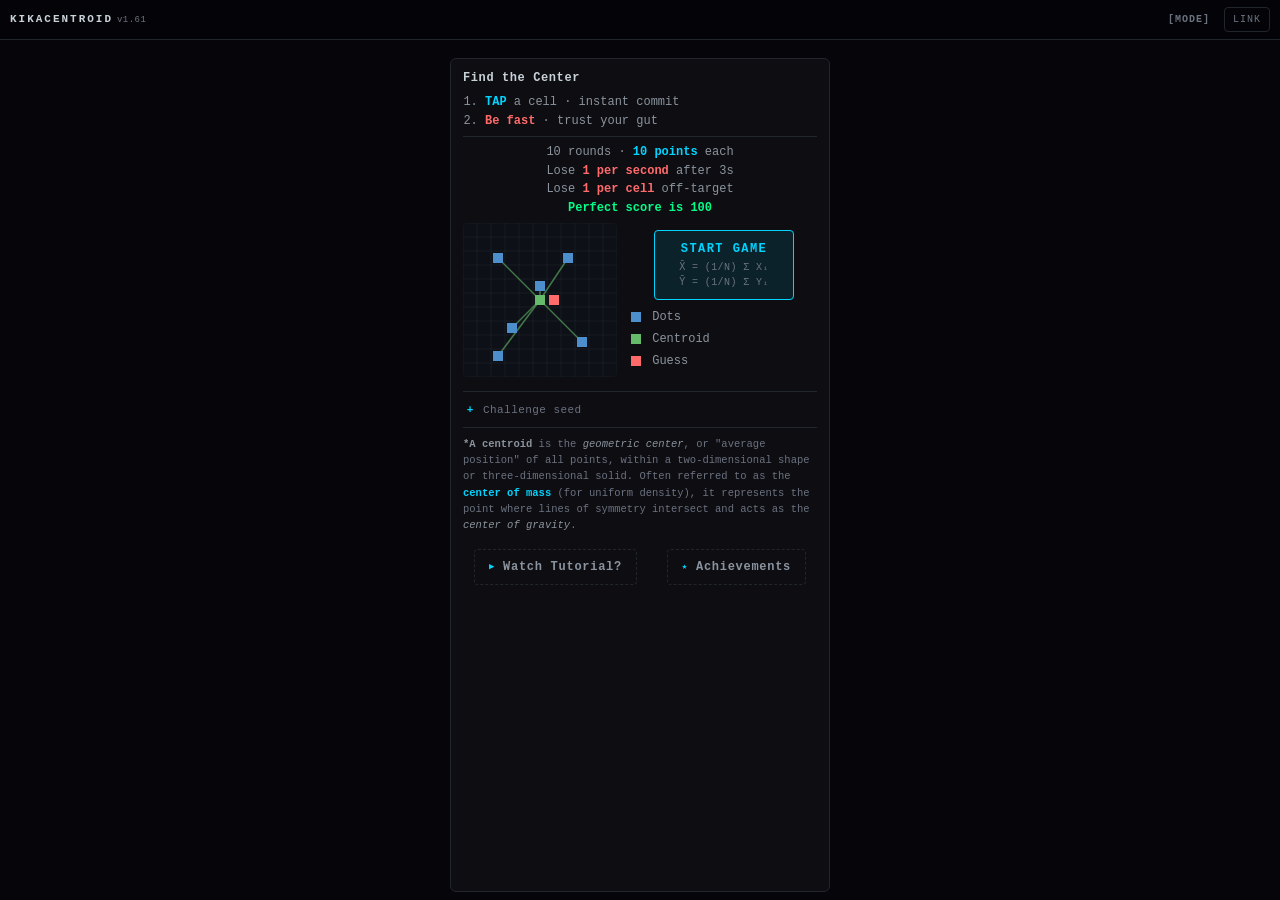
<file: index.html>
<!doctype html>
<html lang="en">
<head>
  <meta charset="utf-8">
  <meta name="viewport" content="width=device-width, initial-scale=1, maximum-scale=1, minimum-scale=1, user-scalable=no, viewport-fit=cover">
  <meta name="color-scheme" content="dark">
  <meta name="theme-color" content="#0d1117">
  <meta name="description" content="KikaCentroid — estimate the centroid of a dot cluster. 10 rounds, lowest score wins.">

  <title>KikaCentroid</title>

  <link rel="manifest" href="manifest.webmanifest">
  <link rel="icon" href="icons/favicon-32.png" sizes="32x32" type="image/png">
  <link rel="apple-touch-icon" href="icons/apple-touch-icon-180.png" sizes="180x180">

  <!-- iOS PWA tags -->
  <meta name="apple-mobile-web-app-capable" content="yes">
  <meta name="mobile-web-app-capable" content="yes">
  <meta name="apple-mobile-web-app-status-bar-style" content="black-translucent">
  <meta name="apple-mobile-web-app-title" content="KikaCentroid">

  <!-- Versioned query string busts the SW's StaleWhileRevalidate cache on
       version bumps. Each release uses a different URL → cache miss →
       network fetch → fresh CSS even if an old SW is still active. Bump
       this in lockstep with CACHE_VERSION in sw.js. -->
  <link rel="preload" as="style" href="styles.css?v=1.61">
  <link rel="stylesheet" href="styles.css?v=1.61">
</head>
<body>

  <header class="toolbar" role="banner">
    <span class="brand-row">
      <span class="brand" aria-label="KikaCentroid">KikaCentroid</span>
      <!-- Keep this in sync with CACHE_VERSION in sw.js -->
      <span id="app-version" class="version" aria-label="version">v1.61</span>
      <!-- Shown only when ?mode=tetro is active (toggled by JS). -->
      <span id="mode-badge" class="mode-badge" hidden>TETRO</span>
    </span>
    <div class="toolbar-spacer"></div>
    <button id="btn-install" type="button" class="tbtn" hidden>Install</button>
    <button id="mode-btn" type="button" class="tbtn-mode" aria-label="Select game mode">[MODE]</button>
    <button id="btn-link" type="button" class="tbtn" aria-label="Copy link">Link</button>
    <span id="hud-diff" class="hud" hidden></span>
    <span id="hud-timer-wrap" class="hud" hidden>
      <span id="hud-timer" class="hud-time">0:00</span>
    </span>
  </header>

  <p id="ios-install-hint" class="ios-hint" hidden>
    To install: tap <span aria-hidden="true">⎋</span> Share, then <strong>Add to Home Screen</strong>.
    <button id="ios-hint-close" type="button" class="ios-hint-close" aria-label="Dismiss">×</button>
  </p>

  <main class="board-wrap">
    <div class="card">

      <div class="title-block">
        <p id="subtitle" class="subtitle" hidden></p>
      </div>

      <div id="score-row" class="score-row" hidden>
        <div class="score">
          <div id="disp-total" class="score-num">0</div>
          <div class="score-label">Total</div>
        </div>
      </div>

      <div id="pregrid" class="pregrid" hidden>
        <div id="potential-dots" class="potential" aria-label="Potential points this round">
          <span class="pdot"></span><span class="pdot"></span><span class="pdot"></span><span class="pdot"></span><span class="pdot"></span><span class="pdot"></span><span class="pdot"></span><span class="pdot"></span><span class="pdot"></span><span class="pdot"></span>
        </div>
        <div id="halo" class="halo" aria-hidden="true"></div>
        <button id="btn-reset" type="button" class="reset-btn" aria-label="Reset game">RESET</button>
      </div>

      <div id="canvas-wrapper" class="canvas-wrap" hidden>
        <div class="canvas-frame">
          <canvas
            id="grid-canvas"
            aria-label="KikaCentroid game board: tap a cell to place your guess for the cluster centroid"
            role="img"
          ></canvas>
          <div id="streak-flash" class="streak-flash" hidden aria-live="polite"></div>
          <div id="pts-flash" class="pts-flash" hidden></div>
          <div id="countdown-overlay" class="countdown" hidden>
            <span id="countdown-text" class="countdown-text"></span>
          </div>
        </div>
      </div>

      <section id="idle-screen" class="idle">
        <div class="idle-title">Find the Center</div>
        <ol class="idle-steps">
          <li><strong class="hl-cyan">TAP</strong> a cell · instant commit</li>
          <li><strong class="hl-red">Be fast</strong> · trust your gut</li>
        </ol>
        <p class="idle-body idle-scoring">
          10 rounds · <strong class="hl-cyan">10 points</strong> each<br>
          Lose <strong class="hl-red">1 per second</strong> after 3s<br>
          Lose <strong class="hl-red">1 per cell</strong> off-target<br>
          <strong class="hl-green">Perfect score is 100</strong>
        </p>
        <div class="idle-legend">
          <canvas id="sample-canvas" aria-hidden="true"></canvas>
          <div class="legend-right">
            <button id="action-btn" type="button" class="action-btn idle-action-btn" aria-live="polite">
              <div id="btn-label" class="btn-label">START GAME</div>
              <div class="btn-sub">
                x̄ = (1/n) Σ xᵢ<br>
                ȳ = (1/n) Σ yᵢ
              </div>
            </button>
            <ul class="legend-list">
              <li><span class="dot dot-blue"></span> Dots</li>
              <li><span class="dot dot-green"></span> Centroid</li>
              <li><span class="dot dot-red"></span> Guess</li>
            </ul>
          </div>
        </div>
        <details id="seed-panel" class="seed-panel">
          <summary class="seed-summary">
            <span class="seed-summary-icon" aria-hidden="true"></span>
            <span class="seed-summary-label">Challenge seed</span>
          </summary>
          <div class="seed-body">
            <div id="seed-active" class="seed-active" hidden>
              <span class="seed-active-label">Active</span>
              <code id="seed-active-val" class="seed-active-val"></code>
              <span id="seed-active-meta" class="seed-active-meta"></span>
              <button id="seed-clear" type="button" class="seed-clear" aria-label="Clear seed">×</button>
            </div>
            <div class="seed-input-row">
              <input id="seed-input" type="text" class="seed-input"
                     placeholder="" autocomplete="off"
                     spellcheck="false" maxlength="16" aria-label="Seed">
              <button id="seed-use" type="button" class="seed-btn">Use</button>
              <button id="seed-random" type="button" class="seed-btn seed-btn-alt">Random</button>
            </div>
            <p id="seed-error" class="seed-error" hidden>
              Format: <code>xxx-yyy-NNN</code> (e.g. <code>aka-sop-921</code>)
            </p>
          </div>
        </details>

        <p class="idle-footnote">
          <strong>*A centroid</strong> is the <em>geometric center</em>, or "average position" of all points, within a two-dimensional shape or three-dimensional solid. Often referred to as the <strong class="hl-cyan">center of mass</strong> (for uniform density), it represents the point where lines of symmetry intersect and acts as the <em>center of gravity</em>.
        </p>

        <div class="idle-secondary-row">
          <button id="btn-tutorial" type="button" class="tutorial-btn">
            <span class="tutorial-btn-icon" aria-hidden="true">▶</span>
            Watch Tutorial?
          </button>
          <button id="btn-view-achievements-idle" type="button" class="tutorial-btn">
            <span class="tutorial-btn-icon" aria-hidden="true">★</span>
            Achievements
          </button>
        </div>
      </section>

      <p id="hint-text" class="hint" hidden></p>

    </div>
  </main>

  <div id="recap-modal" class="modal" hidden>
    <div class="modal-backdrop" data-close></div>
    <div class="modal-card" role="dialog" aria-labelledby="recap-title" aria-modal="true">
      <div id="unlock-banner" class="unlock-banner" hidden>
        <div class="unlock-text">
          <strong>Hard Mode Unlocked</strong>
          <div class="unlock-sub">Toggle it on from the start screen.</div>
        </div>
      </div>
      <header class="modal-header">
        <h2 id="recap-title" class="modal-title">Game Over</h2>
        <p id="recap-msg" class="modal-msg"></p>
      </header>

      <div class="recap-total-box">
        <div id="recap-total" class="recap-total"></div>
        <div class="score-label">Total Score</div>
      </div>

      <div id="recap-seed" class="recap-seed" hidden>
        <span class="recap-seed-label">Seed</span>
        <code id="recap-seed-val" class="recap-seed-val"></code>
        <span id="recap-seed-tag" class="recap-seed-tag"></span>
        <button id="btn-copy-challenge" type="button" class="recap-seed-copy">Copy Challenge Link</button>
      </div>

      <ul class="recap-stats">
        <li>Perfect: <strong id="recap-perfect" class="ok"></strong></li>
        <li>Avg score: <strong id="recap-avg"></strong></li>
        <li>Avg time: <strong id="recap-time"></strong>s</li>
      </ul>

      <div id="recap-rounds" class="recap-rounds"></div>

      <div class="hist-label">Score Distribution</div>
      <div id="recap-hist" class="recap-hist"></div>

      <div class="hist-label">Last 10 Runs</div>
      <p id="recap-history" class="recap-history" aria-label="Recent run scores"></p>

      <div class="hist-label">Achievements</div>
      <div id="recap-ach" class="recap-ach" aria-label="Achievement progress"></div>

      <div class="modal-actions modal-actions-stacked">
        <button id="btn-play-again" type="button" class="action-btn primary">Play Again</button>
        <button id="btn-view-achievements" type="button" class="action-btn">View Achievements</button>
        <button id="btn-share" type="button" class="action-btn">Share</button>
      </div>
    </div>
  </div>

  <div id="mode-modal" class="modal modal-stacked" hidden>
    <div class="modal-backdrop" data-close></div>
    <div class="modal-card mode-modal-card" role="dialog" aria-labelledby="mode-modal-title" aria-modal="true">
      <header class="ach-modal-header">
        <h3 id="mode-modal-title" class="ach-modal-title">Select Mode</h3>
        <button class="ach-modal-close" data-close type="button" aria-label="Close">×</button>
      </header>
      <div id="mode-radial" class="mode-radial mode-radial-grid">
        <button type="button" class="mode-option pos-tl" data-mode="normal">
          <span class="mode-name">Normal</span>
          <span class="mode-desc">Uniform random</span>
          <span class="mode-status"></span>
        </button>
        <button type="button" class="mode-option pos-tr" data-mode="blind">
          <span class="mode-name">Blind</span>
          <span class="mode-desc">Feel the center</span>
          <span class="mode-status"></span>
        </button>
        <button type="button" class="mode-option pos-bl" data-mode="tetro">
          <span class="mode-name">Tetro</span>
          <span class="mode-desc">Tetrominoes</span>
          <span class="mode-status"></span>
        </button>
        <button type="button" class="mode-option pos-br" data-mode="long_shot">
          <span class="mode-name">Long Shot</span>
          <span class="mode-desc">Skewed clusters</span>
          <span class="mode-status"></span>
        </button>
      </div>
    </div>
  </div>

  <div id="achievements-modal" class="modal modal-stacked" hidden>
    <div class="modal-backdrop" data-close></div>
    <div class="modal-card ach-modal-card" role="dialog" aria-labelledby="ach-modal-title" aria-modal="true">
      <header class="ach-modal-header">
        <h3 id="ach-modal-title" class="ach-modal-title">Achievements</h3>
        <span id="ach-modal-count" class="ach-modal-count" aria-label="Unlocked count"></span>
        <button class="ach-modal-close" data-close type="button" aria-label="Close">×</button>
      </header>
      <ul id="ach-modal-list" class="ach-modal-list"></ul>
      <div class="ach-modal-actions">
        <button type="button" class="seed-btn ach-modal-back" data-close>← Back</button>
      </div>
    </div>
  </div>

  <div id="tutorial-modal" class="modal" hidden>
    <div class="modal-backdrop" data-close></div>
    <div class="modal-card tutorial-card" role="dialog" aria-labelledby="tutorial-title" aria-modal="true">
      <header class="tutorial-header">
        <h3 id="tutorial-title" class="tutorial-title">Move dots · watch the centroid</h3>
        <button class="tutorial-close" data-close type="button" aria-label="Close">×</button>
      </header>
      <p class="tutorial-hint">
        Drag a dot — the <span class="hl-green">green centroid</span> follows.
      </p>
      <div class="tutorial-canvas-wrap">
        <canvas id="tutorial-canvas" aria-label="Tutorial canvas"></canvas>
      </div>
      <div class="tutorial-controls">
        <button id="tutorial-minus" type="button" class="tutorial-step" aria-label="Remove dot">−</button>
        <span class="tutorial-count-label">Dots: <strong id="tutorial-count">5</strong></span>
        <button id="tutorial-plus" type="button" class="tutorial-step" aria-label="Add dot">+</button>
      </div>
      <pre id="tutorial-math" class="tutorial-math"></pre>
      <div class="tutorial-actions">
        <button id="tutorial-demo" type="button" class="seed-btn seed-btn-alt">▶ Play Demo</button>
        <button id="tutorial-done" type="button" class="seed-btn" data-close>Got it</button>
      </div>
    </div>
  </div>

  <div id="run-modal" class="modal modal-stacked" hidden>
    <div class="modal-backdrop" data-close></div>
    <div class="modal-card modal-card-mini" role="dialog" aria-labelledby="run-modal-title" aria-modal="true">
      <header class="run-modal-header">
        <h3 id="run-modal-title" class="run-modal-title">Run details</h3>
        <button class="run-modal-close" data-close type="button" aria-label="Close">×</button>
      </header>
      <ul class="run-modal-rows">
        <li><span>Score</span><strong id="run-modal-score"></strong></li>
        <li><span>Mode</span><span id="run-modal-mode"></span></li>
        <li><span>When</span><span id="run-modal-when"></span></li>
        <li id="run-modal-seed-row" hidden><span>Seed</span><code id="run-modal-seed"></code></li>
        <li id="run-modal-tag-row" hidden><span>Type</span><span id="run-modal-tag" class="recap-seed-tag"></span></li>
      </ul>
      <div class="run-modal-actions">
        <button id="run-modal-copy" type="button" class="seed-btn" hidden>Copy Challenge Link</button>
        <button id="run-modal-replay" type="button" class="seed-btn seed-btn-alt" hidden>Use this seed</button>
      </div>
    </div>
  </div>

  <div id="perfect-overlay" class="perfect-overlay" role="status" aria-live="assertive" hidden>
    <div class="perfect-overlay-card">
      <p class="perfect-overlay-title">PERFECT!</p>
      <p class="perfect-overlay-sub">Flawless run · 100/100</p>
    </div>
  </div>

  <div id="blind-unlock-overlay" class="perfect-overlay blind-unlock-overlay" role="status" aria-live="assertive" hidden>
    <div class="perfect-overlay-card">
      <p class="perfect-overlay-title">BLIND MODE</p>
      <p class="perfect-overlay-sub">Unlocked · Feel the center</p>
    </div>
  </div>

  <div id="reset-overlay" class="reset-overlay" role="status" aria-live="assertive" hidden>
    <div class="reset-overlay-card">
      <p class="reset-overlay-title">RESET!</p>
      <p class="reset-overlay-sub">Focus more next time!</p>
    </div>
  </div>

  <div id="update-toast" class="toast" role="status" aria-live="polite" hidden>
    <span>New version available.</span>
    <button id="btn-refresh" type="button" class="toast-btn">Refresh</button>
    <button id="btn-toast-close" type="button" class="toast-close" aria-label="Dismiss">×</button>
  </div>

  <noscript>
    <div class="noscript">
      KikaCentroid needs JavaScript to run. Please enable it.
    </div>
  </noscript>

  <script type="module" src="game.js?v=1.61"></script>
</body>
</html>
</file>
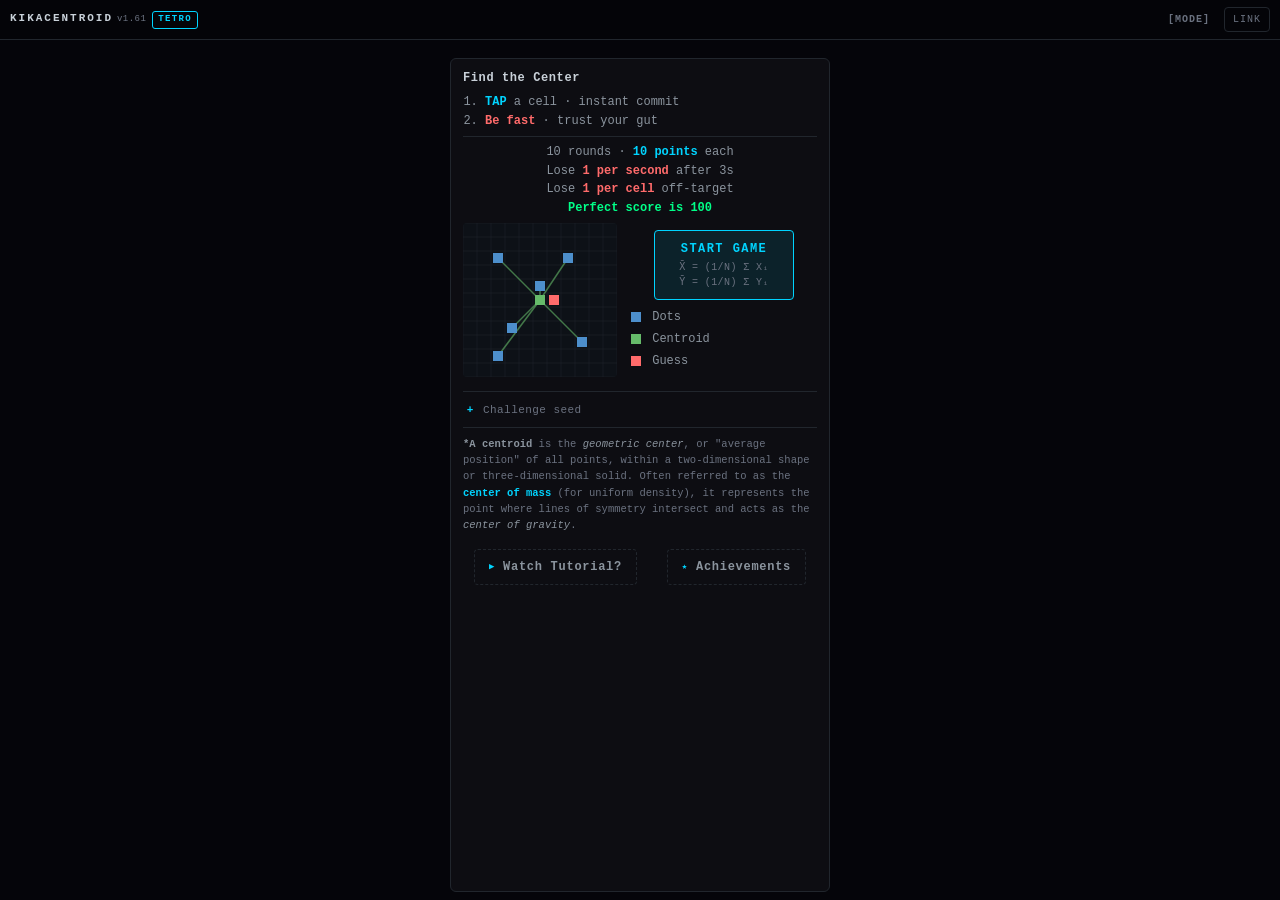
<file: tetro/index.html>
<!doctype html>
<html lang="en">
<head>
<meta charset="utf-8">
<title>KikaCentroid · Tetro</title>
<meta name="robots" content="noindex">
<meta name="viewport" content="width=device-width, initial-scale=1">
<script>
  // Hidden mode entry point. /tetro redirects to /?mode=tetro so the main
  // game.js can detect and enter tetro mode without maintaining a second
  // copy of index.html. The original /tetro URL stays as the shareable
  // entry; the user lands at /?mode=tetro after one redirect.
  var url = new URL('../', location.href);
  url.searchParams.set('mode', 'tetro');
  if (location.hash) url.hash = location.hash;
  location.replace(url.toString());
</script>
</head>
<body><noscript>Enable JavaScript to play KikaCentroid.</noscript></body>
</html>
</file>
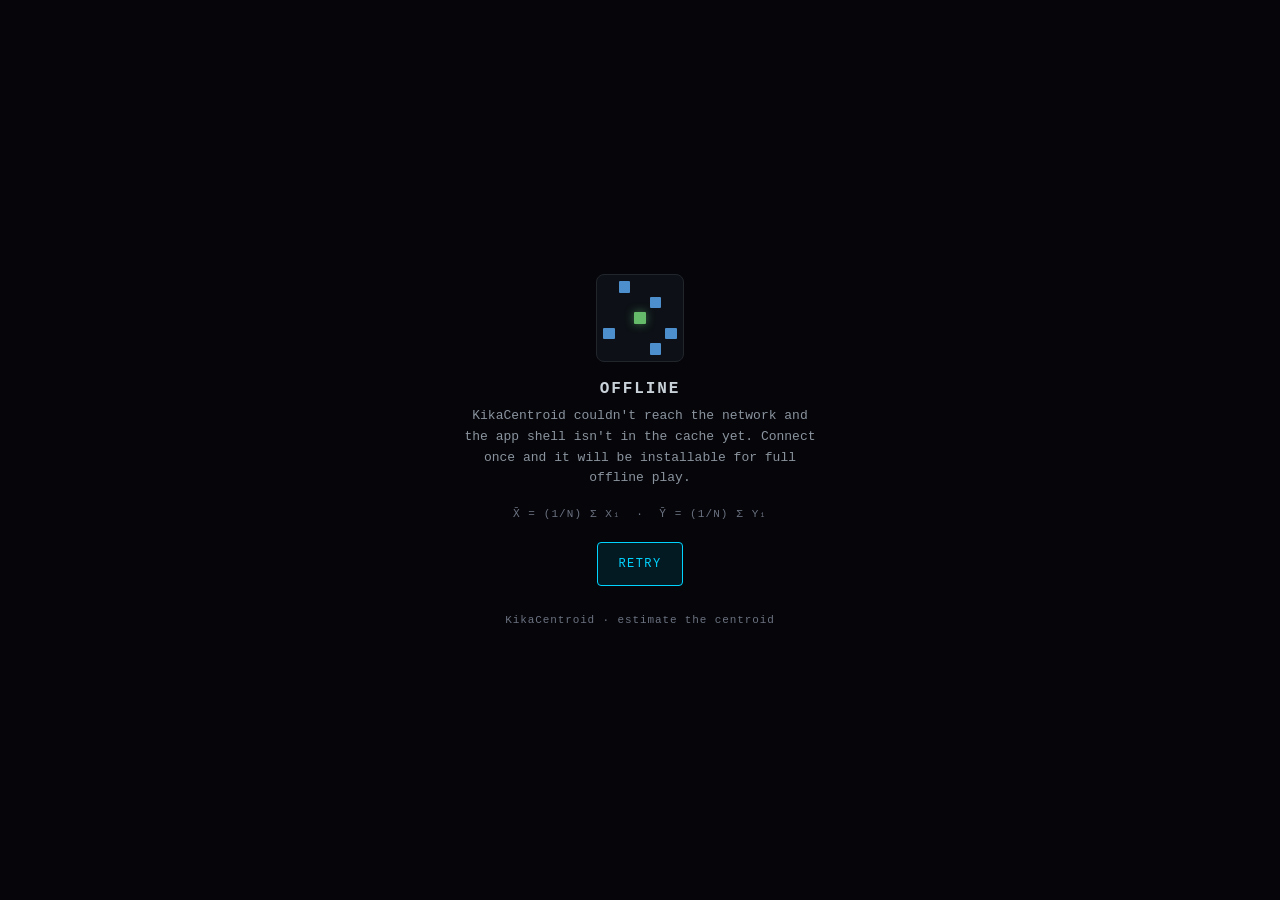
<file: offline.html>
<!doctype html>
<html lang="en">
<head>
  <meta charset="utf-8">
  <meta name="viewport" content="width=device-width, initial-scale=1, viewport-fit=cover">
  <meta name="color-scheme" content="dark">
  <meta name="theme-color" content="#0d1117">
  <title>Offline — KikaCentroid</title>
  <link rel="icon" href="icons/favicon-32.png" sizes="32x32" type="image/png">
  <link rel="apple-touch-icon" href="icons/apple-touch-icon-180.png" sizes="180x180">
  <style>
    :root {
      --bg: #05050a;
      --panel: #0d1117;
      --line: #21262d;
      --ink: #c9d1d9;
      --ink-dim: #8b949e;
      --ink-mute: #6b7280;
      --cyan: #00d4ff;
      --green: #66bb6a;
      --blue: #4d8fcc;
      --mono: 'Source Code Pro', ui-monospace, SFMono-Regular, Menlo, Consolas, 'Courier New', monospace;
    }
    * { box-sizing: border-box; }
    html, body { margin: 0; padding: 0; background: var(--bg); color: var(--ink); font-family: var(--mono); }
    body {
      min-height: 100dvh;
      display: flex;
      align-items: center;
      justify-content: center;
      padding: 24px env(safe-area-inset-right) 24px env(safe-area-inset-left);
    }
    main {
      max-width: 360px;
      width: 100%;
      text-align: center;
    }
    .ink {
      width: 88px;
      height: 88px;
      margin: 0 auto 18px;
      display: grid;
      grid-template-columns: repeat(5, 1fr);
      grid-template-rows: repeat(5, 1fr);
      gap: 4px;
      padding: 6px;
      background: var(--panel);
      border: 1px solid var(--line);
      border-radius: 8px;
    }
    .ink span { background: transparent; border-radius: 1px; }
    .ink span.b { background: var(--blue); }
    .ink span.g { background: var(--green); box-shadow: 0 0 8px rgba(102,187,106,.55); }

    h1 {
      font-size: 16px;
      letter-spacing: 0.12em;
      text-transform: uppercase;
      margin: 0 0 8px;
      color: var(--ink);
    }
    .lede {
      font-size: 13px;
      color: var(--ink-dim);
      line-height: 1.6;
      margin: 0 0 18px;
    }
    .meta {
      font-size: 11px;
      letter-spacing: 0.1em;
      text-transform: uppercase;
      color: var(--ink-mute);
      margin-bottom: 22px;
    }
    .btn {
      display: inline-block;
      font: inherit;
      font-size: 12px;
      letter-spacing: 0.12em;
      text-transform: uppercase;
      padding: 11px 20px;
      border-radius: 4px;
      border: 1px solid var(--cyan);
      background: rgba(0,212,255,.1);
      color: var(--cyan);
      cursor: pointer;
      text-decoration: none;
      min-height: 44px;
    }
    footer {
      margin-top: 28px;
      font-size: 11px;
      color: var(--ink-mute);
      letter-spacing: 0.08em;
    }
  </style>
</head>
<body>
  <main>
    <div class="ink" aria-hidden="true">
      <span></span><span class="b"></span><span></span><span></span><span></span>
      <span></span><span></span><span></span><span class="b"></span><span></span>
      <span></span><span></span><span class="g"></span><span></span><span></span>
      <span class="b"></span><span></span><span></span><span></span><span class="b"></span>
      <span></span><span></span><span></span><span class="b"></span><span></span>
    </div>

    <h1>Offline</h1>
    <p class="lede">
      KikaCentroid couldn't reach the network and the app shell isn't in the cache yet.
      Connect once and it will be installable for full offline play.
    </p>
    <p class="meta">x̄ = (1/n) Σ xᵢ &nbsp;·&nbsp; ȳ = (1/n) Σ yᵢ</p>

    <button class="btn" type="button" onclick="location.reload()">Retry</button>

    <footer>KikaCentroid · estimate the centroid</footer>
  </main>
</body>
</html>
</file>
<file: styles.css>
/* KikaCentroid — fullscreen, no-scroll, mobile-first. */

:root {
  --bg:           #05050a;
  --panel:       #0d1117;
  --line:        #21262d;
  --ink:         #c9d1d9;
  --ink-dim:     #8b949e;
  --ink-mute:    #6b7280;
  --cyan:        #00d4ff;
  --green:       #00ff88;
  --green-soft:  #66bb6a;
  --amber:       #ffaa00;
  --orange:      #f0a040;
  --red:         #ff4444;
  --red-soft:    #ff6b6b;
  --blue-dot:    #4d8fcc;

  --mono: 'Source Code Pro', ui-monospace, SFMono-Regular, 'SF Mono',
          Menlo, Consolas, 'Courier New', monospace;
  --digital: 'DS-Digital', var(--mono);

  --safe-top:    env(safe-area-inset-top);
  --safe-bottom: env(safe-area-inset-bottom);
  --safe-left:   env(safe-area-inset-left);
  --safe-right:  env(safe-area-inset-right);

  --toolbar-h: 40px;
  --gap: 10px;
}

* { box-sizing: border-box; }

html, body {
  margin: 0;
  padding: 0;
  background: var(--bg);
  color: var(--ink);
  font-family: var(--mono);
  font-size: 14px;
  line-height: 1.5;
  -webkit-font-smoothing: antialiased;
  -webkit-text-size-adjust: 100%;
}

html { height: 100%; }

/* Lock the viewport: no page scroll, no rubber-band, no pinch/pan gestures
   anywhere except where explicitly opted in (modal). */
body {
  height: 100dvh;
  overflow: hidden;
  overscroll-behavior: none;
  touch-action: none;
  -webkit-user-select: none;
  user-select: none;
  -webkit-touch-callout: none;
  display: flex;
  flex-direction: column;
}

button {
  font: inherit;
  color: inherit;
  -webkit-tap-highlight-color: transparent;
}

/* ── Toolbar ──────────────────────────────────────────── */
.toolbar {
  flex: 0 0 auto;
  height: calc(var(--toolbar-h) + var(--safe-top));
  padding: var(--safe-top) calc(10px + var(--safe-right)) 0 calc(10px + var(--safe-left));
  display: flex;
  align-items: center;
  gap: 8px;
  background: rgba(5, 5, 9, 0.97);
  backdrop-filter: blur(8px);
  -webkit-backdrop-filter: blur(8px);
  border-bottom: 1px solid var(--line);
  z-index: 50;
}

.brand-row {
  display: inline-flex;
  align-items: baseline;
  gap: 4px;
  white-space: nowrap;
}
.brand {
  font-size: 11px;
  letter-spacing: 0.18em;
  color: var(--ink);
  text-transform: uppercase;
  font-weight: 600;
}
.version {
  font-size: 9px;
  letter-spacing: 0.05em;
  color: var(--ink-mute);
  font-variant-numeric: tabular-nums;
}
/* Active-mode indicator — shown when activeMode !== 'normal'. Color
   varies per mode (set via JS class). Compact so it doesn't crowd the
   toolbar. */
.mode-badge {
  font-size: 9px;
  font-weight: 700;
  letter-spacing: 0.15em;
  padding: 1px 5px;
  border: 1px solid;
  border-radius: 3px;
  margin-left: 2px;
}
.mode-badge.mode-tetro     { color: var(--cyan);     border-color: var(--cyan); }
.mode-badge.mode-long-shot { color: var(--red-soft); border-color: var(--red-soft); }
.mode-badge.mode-blind     { color: var(--amber);    border-color: var(--amber); }
.mode-badge[hidden] { display: none; }

/* BLIND wave-tuning panel — only mounted under ?debug=2. Bottom-left so
   it doesn't sit over the canvas or the toolbar. Compact monospace. */
#blind-debug {
  position: fixed;
  left: 8px;
  bottom: 8px;
  z-index: 200;
  background: rgba(13, 17, 23, 0.92);
  border: 1px solid var(--amber);
  border-radius: 6px;
  padding: 8px 10px;
  font-family: var(--mono);
  font-size: 10px;
  color: var(--ink);
  min-width: 220px;
  pointer-events: auto;
  backdrop-filter: blur(6px);
  -webkit-backdrop-filter: blur(6px);
}
#blind-debug .bd-title {
  font-size: 9px;
  letter-spacing: 0.18em;
  text-transform: uppercase;
  color: var(--amber);
  margin-bottom: 6px;
}
#blind-debug label {
  display: grid;
  grid-template-columns: 56px 1fr 50px;
  gap: 6px;
  align-items: center;
  margin: 3px 0;
}
#blind-debug label > span {
  color: var(--ink-dim);
}
#blind-debug input[type="range"] {
  width: 100%;
  accent-color: var(--amber);
}
#blind-debug output {
  text-align: right;
  color: var(--amber);
  font-variant-numeric: tabular-nums;
}
#blind-debug .bd-derived {
  margin-top: 6px;
  padding-top: 6px;
  border-top: 1px solid var(--line);
  color: var(--ink-mute);
  font-size: 9.5px;
}

/* Mode-selection modal. Three buttons in an equilateral triangle around
   a notional center (Normal at top, Tetro bottom-left, Long Shot
   bottom-right). Locked options dim and reject clicks; active is
   highlighted. */
.mode-modal-card {
  width: min(92vw, 360px);
}
.mode-radial {
  position: relative;
  width: 100%;
  height: 230px;
  margin: 8px 0;
}
.mode-option {
  position: absolute;
  width: 122px;
  padding: 8px 10px;
  background: transparent;
  border: 1px solid var(--line);
  border-radius: 8px;
  font-family: var(--mono);
  cursor: pointer;
  display: flex;
  flex-direction: column;
  align-items: center;
  gap: 2px;
  color: var(--ink-dim);
  text-align: center;
  transition: background .15s, border-color .15s, color .15s, box-shadow .15s;
  -webkit-tap-highlight-color: transparent;
}
.mode-option.pos-top { top: 0;    left: 50%; transform: translateX(-50%); }
.mode-option.pos-tl  { top: 0;    left: 0;   }
.mode-option.pos-tr  { top: 0;    right: 0;  }
.mode-option.pos-bl  { bottom: 0; left: 0;   }
.mode-option.pos-br  { bottom: 0; right: 0;  }
.mode-option .mode-name {
  font-size: 13px;
  font-weight: 700;
  letter-spacing: 0.06em;
  color: var(--ink);
}
.mode-option .mode-desc {
  font-size: 9.5px;
  color: var(--ink-mute);
}
.mode-option .mode-status {
  font-size: 8.5px;
  letter-spacing: 0.14em;
  text-transform: uppercase;
  color: var(--ink-mute);
  min-height: 1em;
}
.mode-option:hover, .mode-option:focus-visible {
  border-color: var(--cyan);
  outline: none;
}
.mode-option.is-locked {
  opacity: 0.4;
  cursor: not-allowed;
}
.mode-option.is-locked:hover { border-color: var(--line); }
.mode-option.is-active {
  border-color: var(--cyan);
  background: rgba(0, 212, 255, 0.10);
  box-shadow: 0 0 16px rgba(0, 212, 255, 0.4);
}
.mode-option.is-active .mode-status { color: var(--cyan); }
/* Per-mode color hint when unlocked but not active. */
.mode-option[data-mode="tetro"].is-unlocked .mode-name      { color: var(--cyan); }
.mode-option[data-mode="long_shot"].is-unlocked .mode-name  { color: var(--red-soft); }
.mode-option[data-mode="blind"].is-unlocked .mode-name      { color: var(--amber); }
.toolbar-spacer { flex: 1; }

.tbtn {
  font-family: inherit;
  font-size: 10px;
  letter-spacing: 0.1em;
  text-transform: uppercase;
  padding: 4px 8px;
  border-radius: 4px;
  cursor: pointer;
  border: 1px solid var(--line);
  background: transparent;
  color: var(--ink-mute);
  transition: color .15s, border-color .15s;
}
.tbtn:hover, .tbtn:focus-visible {
  color: var(--cyan);
  border-color: rgba(0, 212, 255, .4);
  outline: none;
}
.tbtn[hidden] { display: none; }

.hud {
  font-size: 10px;
  letter-spacing: 0.08em;
  color: var(--ink-mute);
  text-transform: uppercase;
  white-space: nowrap;
}
.hud[hidden] { display: none; }
.hud-time {
  font-family: var(--digital);
  font-size: 13px;
  font-weight: 700;
  color: var(--green);
}

/* Toolbar [MODE] button — opens the mode-selection modal. Replaces the
   former [HARD] toggle in this slot. */
.tbtn-mode {
  font-family: inherit;
  font-size: 10px;
  letter-spacing: 0.1em;
  padding: 4px 6px;
  border: none;
  background: transparent;
  color: var(--ink-mute);
  cursor: pointer;
  font-weight: 600;
  -webkit-tap-highlight-color: transparent;
}
.tbtn-mode:hover, .tbtn-mode:focus-visible {
  color: var(--cyan);
  outline: none;
}


/* ── Main play area ───────────────────────────────────── */
.board-wrap {
  flex: 1 1 auto;
  min-height: 0;
  display: flex;
  align-items: stretch;
  justify-content: center;
  padding: 8px calc(10px + var(--safe-right)) calc(8px + var(--safe-bottom)) calc(10px + var(--safe-left));
}

.card {
  width: 100%;
  max-width: 380px;
  display: flex;
  flex-direction: column;
  gap: var(--gap);
  min-height: 0;
}

.title-block {
  flex: 0 0 auto;
  text-align: center;
}
/* .title removed in v1.39 — idle screen no longer carries a banner. */
.subtitle {
  font-size: 11px;
  color: var(--ink-mute);
  letter-spacing: 0.05em;
  margin: 0;
}
.subtitle[hidden] { display: none; }
.subtitle.progress {
  font-family: var(--mono);
  font-size: 14px;
  letter-spacing: 0;
  line-height: 1;
  margin-top: 4px;
}
.bar-filled { color: var(--cyan); text-shadow: 0 0 6px rgba(0, 212, 255, .35); }
.bar-empty  { color: var(--line); }

.score-row {
  flex: 0 0 auto;
  display: flex;
  justify-content: center;
  gap: 32px;
  text-align: center;
}
.score-row[hidden] { display: none; }
.score-num {
  font-family: var(--digital);
  font-size: 30px;
  font-weight: 700;
  color: var(--cyan);
  line-height: 1;
  text-shadow: 0 0 12px rgba(0, 212, 255, .33);
}
.score-label {
  font-size: 10px;
  letter-spacing: 0.2em;
  color: var(--ink-mute);
  text-transform: uppercase;
  margin-top: 3px;
}

/* ── Canvas wrap (the area the board fills) ───────────── */
.canvas-wrap {
  flex: 1 1 auto;
  min-height: 0;
  position: relative;
  display: flex;
  align-items: center;
  justify-content: center;
}
.canvas-wrap[hidden] { display: none; }

/* Inner frame sized exactly to the canvas — gives the pdots, pts-flash
   and countdown overlay a coordinate system that tracks the board, not
   the surrounding flex padding. */
.canvas-frame {
  position: relative;
  line-height: 0;
  display: block;
}

#grid-canvas {
  display: block;
  border: 1px solid var(--line);
  border-radius: 4px;
  background: var(--panel);
  /* JS sets the explicit pixel size — no max-width/height needed here. */
  touch-action: none;
  -webkit-touch-callout: none;
  cursor: crosshair;
}

.pts-flash {
  position: absolute;
  /* top/left set by JS to anchor at the guess cell. translate(-50%, -100%)
     puts the bottom-center at (top, left); float-up animation moves the
     element 20px upward while fading. */
  transform: translate(-50%, -100%);
  font-family: var(--digital);
  font-size: 28px;
  font-weight: 700;
  color: var(--red-soft);
  text-shadow: 0 0 16px var(--red);
  pointer-events: none;
  white-space: nowrap;
  z-index: 10;
  opacity: 0;
}
/* Spotless flash: a localized, smaller version of .perfect-overlay.
   Boxed "Perfect" — white text inside a white border, with a cyan
   ambient glow (matching the full-screen perfect-overlay's palette).
   Different font from the loss "-X" variant above (digital → mono)
   since "Perfect" is a word, not a number. */
.pts-flash.gain {
  font-family: var(--mono);
  font-size: 16px;
  font-weight: 800;
  letter-spacing: 0.18em;
  text-transform: uppercase;
  padding: 12px 24px;
  border: 1.5px solid #ffffff;
  border-radius: 10px;
  background: rgba(255, 255, 255, 0.04);
  color: #ffffff;
  text-shadow: 0 0 8px #ffffff, 0 0 18px rgba(0, 212, 255, 0.55);
  box-shadow: 0 0 22px rgba(0, 212, 255, 0.55),
              inset 0 0 10px rgba(0, 212, 255, 0.18);
}
.pts-flash.gain::before {
  content: '';
  position: absolute;
  left: 50%;
  top: 50%;
  width: 160px;
  height: 160px;
  margin-left: -80px;
  margin-top: -80px;
  border-radius: 50%;
  background: radial-gradient(circle, rgba(0, 212, 255, 0.55) 0%,
                                      rgba(0, 212, 255, 0.15) 45%,
                                      transparent 70%);
  z-index: -1;
  pointer-events: none;
  transform: scale(0.4);
  opacity: 0;
}
.pts-flash[hidden] { display: none; }
.pts-flash.rising {
  animation: pts-rise 600ms ease-out forwards;
}
/* Perfect variant: longer total runtime with an explicit hold phase so
   the celebration lingers — appear → dwell → float away. The loss
   variant keeps the original quicker pts-rise. */
.pts-flash.rising.gain {
  animation: pts-rise-perfect 1200ms cubic-bezier(.2, .8, .3, 1) forwards;
}
.pts-flash.rising.gain::before {
  animation: pts-halo-perfect 1200ms cubic-bezier(.2, .8, .3, 1) forwards;
}
@keyframes pts-rise {
  0%   { opacity: 0; transform: translate(-50%, -100%); }
  15%  { opacity: 1; transform: translate(-50%, -110%); }
  100% { opacity: 0; transform: translate(-50%, -160%); }
}
@keyframes pts-rise-perfect {
  0%   { opacity: 0; transform: translate(-50%, -100%); }
  12%  { opacity: 1; transform: translate(-50%, -105%); }
  60%  { opacity: 1; transform: translate(-50%, -115%); }
  100% { opacity: 0; transform: translate(-50%, -170%); }
}
@keyframes pts-halo-perfect {
  0%   { transform: scale(0.3);  opacity: 0; }
  15%  { transform: scale(1.0);  opacity: 1; }
  55%  { transform: scale(1.4);  opacity: 0.6; }
  100% { transform: scale(2.4);  opacity: 0; }
}

/* Streak callout — fires on consecutive spotless rounds (≥2). Sits above
   the existing pts-flash so the streak label and the +10 stack vertically.
   Tier classes drive color and scale; intensity escalates 2 → 9. Tier 10
   is the run-end "PERFECT!" — same callout, plus a full-screen overlay. */
.streak-flash {
  position: absolute;
  /* top/left set by JS to anchor above the user's last guess.
     translate(-50%, -100%) makes (top, left) the element's bottom-center,
     and transform-origin: bottom-center makes scale grow upward, away
     from the play area. */
  transform: translate(-50%, -100%) scale(1);
  transform-origin: 50% 100%;
  font-family: var(--mono);
  font-weight: 800;
  font-size: 22px;
  text-align: center;
  white-space: nowrap;
  pointer-events: none;
  z-index: 11;
  line-height: 1;
  color: var(--cyan);
  text-shadow: 0 0 18px currentColor;
  opacity: 0;
}
.streak-flash[hidden] { display: none; }
.streak-flash.show {
  animation: streak-pop var(--streak-dur, 1300ms) cubic-bezier(.2,.8,.3,1) both;
}
/* All streak tiers share one duration — the higher tiers were burning more
   time on the scale-up entrance, leaving less hold time, so they felt
   briefer than Duo/Triple even with longer total durations. Unified at
   2000ms, with tier 10 (run-ender) longer to pair with the overlay. */
.streak-flash.tier-2  { color: #00d4ff; --streak-scale: 1.4; --streak-dur: 2000ms; }
.streak-flash.tier-3  { color: #00d4ff; --streak-scale: 1.65; --streak-dur: 2000ms; }
.streak-flash.tier-4  { color: #00ff88; --streak-scale: 1.7; --streak-dur: 2000ms; }
.streak-flash.tier-5  { color: #00ff88; --streak-scale: 1.9; --streak-dur: 2000ms; }
.streak-flash.tier-6  { color: #ffaa00; --streak-scale: 2.1; --streak-dur: 2000ms; }
.streak-flash.tier-7  { color: #ffaa00; --streak-scale: 2.3; --streak-dur: 2000ms; }
.streak-flash.tier-8  { color: #ff6b6b; --streak-scale: 2.5; --streak-dur: 2000ms; }
.streak-flash.tier-9  { color: #ff4444; --streak-scale: 2.7; --streak-dur: 2000ms; }
.streak-flash.tier-10 { color: #ffffff; --streak-scale: 3.0; --streak-dur: 2800ms;
                        text-shadow: 0 0 24px #fff, 0 0 48px var(--cyan); }

@keyframes streak-pop {
  0%   { opacity: 0; transform: translate(-50%, -100%) scale(.4); }
  14%  { opacity: 1; transform: translate(-50%, -100%) scale(calc(var(--streak-scale, 1.5) * 1.05)); }
  28%  { transform: translate(-50%, -100%) scale(var(--streak-scale, 1.5)); }
  88%  { opacity: 1; transform: translate(-50%, -100%) scale(var(--streak-scale, 1.5)); }
  100% { opacity: 0; transform: translate(-50%, -100%) scale(calc(var(--streak-scale, 1.5) * 1.05)); }
}

/* Perfect-run overlay — only fires when streak hits 10 (all rounds spotless).
   Full-screen flash that plays before the recap modal opens. */
.perfect-overlay {
  position: fixed;
  inset: 0;
  display: flex;
  align-items: center;
  justify-content: center;
  background: radial-gradient(circle at center, rgba(0, 212, 255, .25), rgba(5, 5, 10, .92));
  z-index: 70;
  animation: perfect-overlay-in .35s cubic-bezier(.2,.8,.3,1);
}
.perfect-overlay[hidden] { display: none; }
.perfect-overlay-card {
  font-family: var(--mono);
  text-align: center;
  padding: 28px 36px;
  border: 1px solid var(--cyan);
  border-radius: 10px;
  background: rgba(0, 212, 255, .06);
  box-shadow: 0 0 60px rgba(0, 212, 255, .55), inset 0 0 24px rgba(0, 212, 255, .15);
  animation: perfect-card-pulse 1.4s ease-in-out infinite;
}
.perfect-overlay-title {
  font-size: 36px;
  font-weight: 800;
  letter-spacing: 0.22em;
  color: #fff;
  text-shadow: 0 0 20px var(--cyan), 0 0 40px var(--cyan);
  margin: 0 0 8px;
}
.perfect-overlay-sub {
  font-size: 12px;
  letter-spacing: 0.12em;
  color: var(--cyan);
  margin: 0;
}
@keyframes perfect-overlay-in {
  from { opacity: 0; }
  to   { opacity: 1; }
}
@keyframes perfect-card-pulse {
  0%, 100% { transform: scale(1);    box-shadow: 0 0 60px rgba(0, 212, 255, .55), inset 0 0 24px rgba(0, 212, 255, .15); }
  50%      { transform: scale(1.03); box-shadow: 0 0 90px rgba(0, 212, 255, .80), inset 0 0 36px rgba(0, 212, 255, .28); }
}

/* Blind-unlock overlay — same structure as perfect-overlay, amber palette
   to match the Blind mode badge. Fires once when ≥94 unlocks the mode. */
.blind-unlock-overlay {
  background: radial-gradient(circle at center, rgba(255, 170, 0, .22), rgba(5, 5, 10, .94));
}
.blind-unlock-overlay .perfect-overlay-card {
  border-color: var(--amber);
  background: rgba(255, 170, 0, .06);
  box-shadow: 0 0 60px rgba(255, 170, 0, .55), inset 0 0 24px rgba(255, 170, 0, .15);
  animation: blind-unlock-pulse 1.4s ease-in-out infinite;
}
.blind-unlock-overlay .perfect-overlay-title {
  text-shadow: 0 0 20px var(--amber), 0 0 40px var(--amber);
}
.blind-unlock-overlay .perfect-overlay-sub {
  color: var(--amber);
}
@keyframes blind-unlock-pulse {
  0%, 100% { transform: scale(1);    box-shadow: 0 0 60px rgba(255, 170, 0, .55), inset 0 0 24px rgba(255, 170, 0, .15); }
  50%      { transform: scale(1.03); box-shadow: 0 0 90px rgba(255, 170, 0, .80), inset 0 0 36px rgba(255, 170, 0, .28); }
}

/* Recap title gets a celebratory variant when the run was flawless. */
.modal-title.perfect {
  color: var(--cyan);
  text-shadow: 0 0 14px var(--cyan);
  letter-spacing: 0.18em;
}

/* Pre-grid bar: pdots flush left, halo centred under the TOTAL number,
   right column intentionally empty so the halo sits at the page midline. */
.pregrid {
  flex: 0 0 auto;
  display: grid;
  grid-template-columns: 1fr auto 1fr;
  align-items: center;
  gap: 12px;
  padding: 0 4px;
  height: 40px;
}
.pregrid[hidden] { display: none; }

.potential {
  justify-self: start;
  display: flex;
  gap: 4px;
}
.pdot {
  width: 8px;
  height: 8px;
  border-radius: 50%;
  background: var(--ink-dim);
  transition: opacity .35s ease-out, background .18s;
}
.pdot.spent-time {
  opacity: .15;
}
.pdot.spent-distance {
  background: var(--red-soft);
  opacity: 0;
  transition: opacity .55s .08s ease-out, background .18s;
}

/* Halo timer — shrinks over the 3-second pre-penalty window.
   Centred horizontally beneath TOTAL via its grid column. */
.halo {
  justify-self: center;
  width: 40px;
  height: 40px;
  border-radius: 50%;
  border: 2px solid var(--green);
  background: transparent;
  box-shadow: 0 0 14px rgba(0, 255, 136, .5);
  opacity: 0;
  transform: scale(0);
}
.halo.halo-running {
  animation: halo-shrink 3s linear forwards;
}

/* RESET button — right column of pregrid, same row as halo + pdots.
   Two-stage: orange (idle) → red (armed). 2s without confirm reverts.
   Reset native iOS button chrome so our orange/red palette wins and
   the tap target is no taller than the surrounding 40px row. */
.reset-btn {
  -webkit-appearance: none;
  appearance: none;
  justify-self: end;
  font-family: var(--mono);
  font-size: 10px;
  font-weight: 700;
  letter-spacing: 0.06em;
  line-height: 1;
  padding: 3px 6px;
  border-radius: 3px;
  border: 1px solid var(--orange);
  background: transparent;
  color: var(--orange);
  cursor: pointer;
  -webkit-tap-highlight-color: transparent;
  transition: color .15s, border-color .15s, background .15s;
}
.reset-btn.armed {
  border-color: var(--red);
  color: var(--red);
  background: rgba(255, 68, 68, .12);
  animation: reset-pulse 1s ease-in-out infinite;
}
.reset-btn[hidden] { display: none; }
@keyframes reset-pulse {
  0%, 100% { opacity: 1; }
  50%      { opacity: .55; }
}

/* Reset interstitial — centred overlay shown briefly after a confirmed
   RESET, before the user is dropped back at the idle screen. */
.reset-overlay {
  position: fixed;
  inset: 0;
  display: flex;
  align-items: center;
  justify-content: center;
  background: rgba(5, 5, 10, .80);
  z-index: 60;
  animation: reset-overlay-in .18s ease-out;
}
.reset-overlay[hidden] { display: none; }
.reset-overlay-card {
  font-family: var(--mono);
  text-align: center;
  padding: 18px 24px;
  border: 1px solid var(--red);
  border-radius: 8px;
  background: rgba(255, 68, 68, .08);
  box-shadow: 0 0 28px rgba(255, 68, 68, .35);
}
.reset-overlay-title {
  font-size: 22px;
  font-weight: 700;
  letter-spacing: 0.18em;
  color: var(--red);
  margin: 0 0 6px;
}
.reset-overlay-sub {
  font-size: 12px;
  color: var(--ink-dim);
  margin: 0;
}
@keyframes reset-overlay-in {
  from { opacity: 0; transform: scale(.92); }
  to   { opacity: 1; transform: scale(1); }
}
@keyframes halo-shrink {
  0% {
    transform: scale(1);
    opacity: 1;
    border-color: var(--green);
    box-shadow: 0 0 10px rgba(0, 255, 136, .45);
  }
  60% {
    transform: scale(0.5);
    opacity: 1;
    border-color: var(--amber);
    box-shadow: 0 0 8px rgba(255, 170, 0, .45);
  }
  100% {
    transform: scale(0);
    opacity: 0;
    border-color: var(--red);
    box-shadow: 0 0 6px rgba(255, 68, 68, .4);
  }
}

.countdown {
  position: absolute;
  /* match the canvas exactly, not the wrap (which may have extra padding) */
  inset: 0;
  display: flex;
  align-items: center;
  justify-content: center;
  background: rgba(0, 0, 0, .72);
  z-index: 20;
  border-radius: 4px;
  pointer-events: none;
}
.countdown[hidden] { display: none; }
.countdown-text {
  font-family: var(--digital);
  font-size: 64px;
  font-weight: 700;
  color: var(--ink);
  text-shadow: 0 0 24px rgba(201, 209, 217, .4);
}

/* ── Idle screen (replaces canvas-wrap) ───────────────── */
.idle {
  flex: 1 1 auto;
  min-height: 0;
  background: rgba(255, 255, 255, .03);
  border: 1px solid var(--line);
  border-radius: 6px;
  padding: 10px 12px;
  display: flex;
  flex-direction: column;
  gap: 6px;
  /* Compacted in v1.39 to fit on a single mobile viewport without scroll.
     Keep overflow-y as a fallback for the smallest phones / large dynamic
     type, but the goal is no-scroll. */
  overflow-y: auto;
  touch-action: pan-y;
  overscroll-behavior: contain;
  -webkit-overflow-scrolling: touch;
}
.idle[hidden] { display: none; }
.idle-title {
  font-size: 12px;
  font-weight: 600;
  color: var(--ink);
  letter-spacing: 0.05em;
  flex: 0 0 auto;
}
.idle-body {
  font-size: 12px;
  color: var(--ink-dim);
  line-height: 1.55;
  margin: 0;
  flex: 0 0 auto;
}
.idle-body strong { color: var(--ink); font-weight: 600; }
.idle-body .ok { color: var(--green-soft); }

.idle-steps {
  margin: 0;
  padding-left: 22px;
  font-size: 12px;
  color: var(--ink-dim);
  line-height: 1.5;
  display: flex;
  flex-direction: column;
  gap: 1px;
  flex: 0 0 auto;
}
.idle-scoring {
  padding-top: 6px;
  border-top: 1px solid var(--line);
  text-align: center;
}

/* Seed panel: collapsed-by-default <details> with a "+ Challenge seed"
   summary. Expanded panel exposes input + Use/Random buttons + active seed
   indicator. Visually subdued so it doesn't compete with How-to-Play. */
.seed-panel {
  margin: 8px 0 0;
  padding-top: 8px;
  border-top: 1px solid var(--line);
  font-family: var(--mono);
  font-size: 11px;
  color: var(--ink-mute);
}
.seed-panel[open] .seed-summary-icon::before { content: '−'; }
.seed-panel:not([open]) .seed-summary-icon::before { content: '+'; }
.seed-summary {
  list-style: none;
  cursor: pointer;
  display: inline-flex;
  align-items: center;
  gap: 6px;
  padding: 2px 0;
  user-select: none;
  -webkit-tap-highlight-color: transparent;
}
.seed-summary::-webkit-details-marker { display: none; }
.seed-summary-icon {
  display: inline-block;
  width: 14px;
  text-align: center;
  font-weight: 700;
  color: var(--cyan);
}
.seed-summary-label { letter-spacing: 0.04em; }
.seed-summary:hover { color: var(--ink-dim); }

.seed-body {
  margin-top: 6px;
  display: flex;
  flex-direction: column;
  gap: 6px;
}
.seed-input-row {
  display: flex;
  gap: 4px;
  align-items: stretch;
}
.seed-input {
  flex: 1 1 auto;
  min-width: 0;
  font-family: var(--mono);
  font-size: 12px;
  background: var(--bg);
  color: var(--ink);
  border: 1px solid var(--line);
  border-radius: 3px;
  padding: 4px 6px;
  letter-spacing: 0.04em;
}
.seed-input:focus {
  outline: none;
  border-color: var(--cyan);
}
.seed-btn {
  font-family: var(--mono);
  font-size: 11px;
  font-weight: 600;
  letter-spacing: 0.06em;
  padding: 4px 8px;
  background: transparent;
  color: var(--cyan);
  border: 1px solid var(--cyan);
  border-radius: 3px;
  cursor: pointer;
  -webkit-tap-highlight-color: transparent;
}
.seed-btn:hover, .seed-btn:focus-visible {
  background: rgba(0, 212, 255, 0.08);
  outline: none;
}
.seed-btn-alt {
  color: var(--ink-dim);
  border-color: var(--line);
}
.seed-btn-alt:hover, .seed-btn-alt:focus-visible {
  background: rgba(255, 255, 255, 0.04);
  border-color: var(--ink-mute);
  color: var(--ink);
}
.seed-active {
  display: flex;
  align-items: center;
  gap: 6px;
  flex-wrap: wrap;
  padding: 4px 6px;
  border: 1px solid var(--cyan);
  border-radius: 3px;
  background: rgba(0, 212, 255, 0.06);
}
.seed-active[hidden] { display: none; }
.seed-active-label {
  color: var(--ink-mute);
  font-size: 10px;
  letter-spacing: 0.08em;
  text-transform: uppercase;
}
.seed-active-val {
  color: var(--cyan);
  font-size: 12px;
  letter-spacing: 0.04em;
}
.seed-active-meta {
  color: var(--ink-mute);
  font-size: 10.5px;
}
.seed-clear {
  margin-left: auto;
  background: transparent;
  border: none;
  color: var(--ink-mute);
  cursor: pointer;
  font-size: 14px;
  line-height: 1;
  padding: 2px 6px;
}
.seed-clear:hover { color: var(--red-soft); }
.seed-error {
  margin: 0;
  color: var(--red-soft);
  font-size: 10.5px;
}
.seed-error[hidden] { display: none; }
.seed-error code {
  font-family: var(--mono);
  color: var(--ink);
  background: var(--bg);
  padding: 0 3px;
  border-radius: 2px;
}

.idle-footnote {
  font-size: 10.5px;
  color: var(--ink-mute);
  line-height: 1.55;
  margin: 0;
  padding-top: 8px;
  border-top: 1px solid var(--line);
  flex: 0 0 auto;
}
.idle-footnote em { font-style: italic; color: var(--ink-dim); }
.idle-footnote strong { color: var(--ink-dim); font-weight: 600; }

/* Highlight classes — scoped to .idle so they beat the default
   `.idle-body strong { color: var(--ink) }` rule on specificity. */
.idle .hl-cyan  { color: var(--cyan); }
.idle .hl-green { color: var(--green); }
.idle .hl-red   { color: var(--red-soft); }
.idle .hl-gold  { color: #ffd166; }

.idle-legend {
  display: flex;
  gap: 14px;
  align-items: center;
  flex: 0 0 auto;
}
#sample-canvas {
  border-radius: 4px;
  flex-shrink: 0;
  background: var(--panel);
}
/* Right column of the legend row: compact START GAME button stacked above
   the dot-color taxonomy. Replaces the full-width action button that used
   to sit below the idle screen. */
.legend-right {
  flex: 1 1 auto;
  display: flex;
  flex-direction: column;
  align-items: center;
  gap: 8px;
}
.legend-list {
  font-size: 12px;
  color: var(--ink-dim);
  list-style: none;
  margin: 0;
  padding: 0;
  display: flex;
  flex-direction: column;
  gap: 4px;
  align-self: flex-start;
}
.dot {
  display: inline-block;
  width: 10px;
  height: 10px;
  margin-right: 4px;
  vertical-align: middle;
}
.dot-blue  { background: var(--blue-dot); }
.dot-green { background: var(--green-soft); }
.dot-red   { background: var(--red-soft); }

/* ── Action button + hint ─────────────────────────────── */
.action-btn {
  flex: 0 0 auto;
  display: block;
  width: 100%;
  padding: 10px 16px;
  font-family: inherit;
  font-size: 12px;
  letter-spacing: 0.12em;
  text-transform: uppercase;
  border-radius: 4px;
  cursor: pointer;
  transition: opacity .15s, color .15s, border-color .15s, background .15s;
  border: 1px solid var(--cyan);
  background: rgba(0, 212, 255, .1);
  color: var(--cyan);
  text-align: center;
}
/* Compact variant — sits inside .legend-right, narrower and centered. The
   broader .action-btn rule above sets width:100%; .idle-action-btn drops
   that so the button can be narrower than its column. */
.idle-action-btn {
  width: auto;
  min-width: 140px;
  padding: 9px 18px;
  align-self: center;
}
.action-btn:disabled { opacity: .45; cursor: not-allowed; }
.action-btn.is-validate {
  border-color: var(--green);
  color: var(--green);
  background: rgba(0, 255, 136, .08);
}
.btn-label { font-weight: 700; }
.btn-sub {
  font-size: 10px;
  color: var(--ink-mute);
  margin-top: 2px;
  letter-spacing: 0.04em;
  font-weight: 400;
}

.hint {
  flex: 0 0 auto;
  font-size: 11px;
  color: var(--ink-mute);
  text-align: center;
  letter-spacing: 0.05em;
  /* Match the rendered line height so empty-state and full-state are equal. */
  min-height: 1.5em;
  line-height: 1.5;
  margin: 0;
}
.hint[hidden] { display: none; }

/* Recap unlock banner — shown once, the game in which ≥91 was first hit. */
.unlock-banner {
  display: flex;
  align-items: center;
  gap: 10px;
  background: rgba(255, 68, 68, .10);
  border: 1px solid var(--red);
  border-radius: 6px;
  padding: 6px 10px;
  margin-bottom: 8px;
}
.unlock-banner[hidden] { display: none; }
.unlock-text strong {
  display: block;
  font-size: 12px;
  letter-spacing: 0.1em;
  text-transform: uppercase;
  color: var(--red-soft);
}
.unlock-sub {
  font-size: 11px;
  color: var(--ink-dim);
  margin-top: 2px;
}

/* ── iOS install hint — fixed overlay; never affects card layout ─ */
.ios-hint {
  position: fixed;
  top: calc(var(--toolbar-h) + var(--safe-top) + 10px);
  left: calc(12px + var(--safe-left));
  right: calc(12px + var(--safe-right));
  margin: 0;
  font-size: 11px;
  color: var(--ink);
  background: rgba(13, 17, 23, .98);
  border: 1px solid rgba(0, 212, 255, .35);
  border-radius: 6px;
  padding: 10px 30px 10px 12px;
  text-align: center;
  line-height: 1.5;
  z-index: 90;
  cursor: pointer;
  box-shadow: 0 6px 24px rgba(0, 0, 0, .55);
  backdrop-filter: blur(8px);
  -webkit-backdrop-filter: blur(8px);
  animation: ios-hint-in .3s ease-out;
}
@keyframes ios-hint-in {
  from { transform: translateY(-12px); opacity: 0; }
  to   { transform: translateY(0);     opacity: 1; }
}
.ios-hint[hidden] { display: none; }
.ios-hint-close {
  position: absolute;
  top: 4px;
  right: 4px;
  width: 22px;
  height: 22px;
  border: 0;
  background: transparent;
  color: var(--ink-mute);
  font-size: 16px;
  cursor: pointer;
  border-radius: 4px;
}
.ios-hint-close:hover { color: var(--ink); }

/* ── Recap modal (only place where touch scroll is allowed) ───── */
.modal {
  position: fixed;
  inset: 0;
  z-index: 100;
  display: flex;
  align-items: center;
  justify-content: center;
  padding: calc(16px + var(--safe-top)) 16px calc(16px + var(--safe-bottom));
  /* Fade + subtle scale on open/close. JS toggles `is-open` AFTER setting
     hidden=false (next frame), so the transition fires from the
     opacity:0/scale:0.96 baseline to opacity:1/scale:1. Refined: 150ms,
     no bounce. */
  opacity: 0;
  transition: opacity 150ms ease;
}
.modal.is-open { opacity: 1; }
.modal[hidden] { display: none; }
.modal-backdrop {
  position: absolute;
  inset: 0;
  background: rgba(0, 0, 0, .65);
}
.modal-card {
  position: relative;
  width: min(92vw, 400px);
  max-height: 100%;
  overflow-y: auto;
  /* re-enable vertical scroll inside the modal (body has touch-action: none). */
  touch-action: pan-y;
  overscroll-behavior: contain;
  background: var(--panel);
  border: 1px solid var(--line);
  border-radius: 8px;
  padding: 12px 14px;
  font-family: var(--mono);
  transform: scale(0.96);
  transition: transform 150ms ease;
}
.modal.is-open .modal-card { transform: scale(1); }
/* "Watch Tutorial?" trigger — sits in the idle screen, between the centroid
   footnote and the START GAME button. Subtle by default, highlights cyan
   on hover so it reads as an action without competing with START GAME. */
.tutorial-btn {
  margin: 10px auto 0;
  padding: 8px 14px;
  font-family: var(--mono);
  font-size: 12px;
  font-weight: 600;
  letter-spacing: 0.06em;
  background: transparent;
  color: var(--ink-dim);
  border: 1px dashed var(--line);
  border-radius: 4px;
  cursor: pointer;
  -webkit-tap-highlight-color: transparent;
  display: inline-flex;
  align-items: center;
  gap: 8px;
  align-self: center;
}
.tutorial-btn:hover, .tutorial-btn:focus-visible {
  color: var(--cyan);
  border-color: var(--cyan);
  outline: none;
}
.tutorial-btn-icon {
  font-size: 9px;
  color: var(--cyan);
  transform: translateY(-0.5px);
}

/* Tutorial modal: full-width canvas, integer math readout, dot-count
   stepper. Reuses .modal but the card adapts to canvas-first layout. */
.tutorial-card {
  width: min(92vw, 380px);
}
.tutorial-header {
  display: flex;
  align-items: center;
  justify-content: space-between;
  margin: 0 0 6px;
}
.tutorial-title {
  font-size: 12px;
  font-weight: 700;
  letter-spacing: 0.08em;
  text-transform: uppercase;
  color: var(--ink);
  margin: 0;
}
.tutorial-close {
  background: transparent;
  border: none;
  color: var(--ink-mute);
  font-size: 18px;
  line-height: 1;
  padding: 2px 6px;
  cursor: pointer;
}
.tutorial-close:hover { color: var(--red-soft); }

.tutorial-hint {
  font-size: 11px;
  color: var(--ink-mute);
  margin: 0 0 8px;
  line-height: 1.4;
}
.tutorial-hint-mobile { display: none; }
@media (pointer: coarse) {
  .tutorial-hint-mobile { display: inline; }
}

.tutorial-canvas-wrap {
  display: flex;
  justify-content: center;
  margin: 0 0 8px;
}
#tutorial-canvas {
  display: block;
  background: var(--panel);
  border: 1px solid var(--line);
  border-radius: 4px;
  touch-action: none;
  -webkit-touch-callout: none;
  cursor: grab;
}
#tutorial-canvas.is-grabbing { cursor: grabbing; }

.tutorial-controls {
  display: flex;
  align-items: center;
  justify-content: center;
  gap: 12px;
  margin: 0 0 8px;
}
.tutorial-step {
  font-family: var(--mono);
  font-size: 18px;
  font-weight: 700;
  width: 32px;
  height: 28px;
  background: transparent;
  color: var(--cyan);
  border: 1px solid var(--cyan);
  border-radius: 3px;
  cursor: pointer;
  -webkit-tap-highlight-color: transparent;
  line-height: 1;
}
.tutorial-step:hover { background: rgba(0, 212, 255, 0.1); }
.tutorial-step:disabled {
  color: var(--line);
  border-color: var(--line);
  cursor: not-allowed;
}
.tutorial-count-label {
  font-family: var(--mono);
  font-size: 11px;
  color: var(--ink-mute);
}
.tutorial-count-label strong { color: var(--ink); font-weight: 600; }

.tutorial-math {
  font-family: var(--mono);
  font-size: 11px;
  color: var(--ink-dim);
  background: var(--bg);
  border: 1px solid var(--line);
  border-radius: 3px;
  padding: 6px 8px;
  margin: 0 0 10px;
  white-space: pre-wrap;
  line-height: 1.55;
  overflow-x: auto;
}
.tutorial-math .hl-cyan { color: var(--cyan); }
.tutorial-math .hl-green { color: var(--green); }

.tutorial-actions {
  display: flex;
  justify-content: space-between;
  gap: 8px;
}
#tutorial-demo.is-playing {
  color: var(--red);
  border-color: var(--red);
}
.tutorial-hint.is-demo {
  color: var(--ink);
  font-style: italic;
}

/* Run-detail modal: stacked above recap (z-index higher), narrower card. */
.modal-stacked { z-index: 110; }
.modal-card-mini {
  width: min(86vw, 320px);
  padding: 14px 16px;
}
.run-modal-header {
  display: flex;
  align-items: center;
  justify-content: space-between;
  margin: 0 0 10px;
}
.run-modal-title {
  font-size: 12px;
  font-weight: 700;
  letter-spacing: 0.1em;
  text-transform: uppercase;
  color: var(--ink-dim);
  margin: 0;
}
.run-modal-close {
  background: transparent;
  border: none;
  color: var(--ink-mute);
  font-size: 18px;
  line-height: 1;
  padding: 2px 6px;
  cursor: pointer;
}
.run-modal-close:hover { color: var(--red-soft); }
.run-modal-rows {
  list-style: none;
  margin: 0 0 10px;
  padding: 0;
  font-size: 11.5px;
}
.run-modal-rows li {
  display: flex;
  justify-content: space-between;
  align-items: center;
  padding: 5px 0;
  border-bottom: 1px solid var(--line);
  gap: 8px;
}
.run-modal-rows li:last-child { border-bottom: none; }
.run-modal-rows li[hidden] { display: none; }
.run-modal-rows span:first-child {
  color: var(--ink-mute);
  font-size: 10px;
  letter-spacing: 0.08em;
  text-transform: uppercase;
}
.run-modal-rows strong, .run-modal-rows code {
  color: var(--ink);
  font-family: var(--mono);
}
.run-modal-rows code {
  color: var(--cyan);
  letter-spacing: 0.04em;
}
.run-modal-actions {
  display: flex;
  flex-wrap: wrap;
  gap: 6px;
}
.run-modal-actions .seed-btn[hidden] { display: none; }

.modal-header { text-align: center; margin-bottom: 8px; }
.modal-title {
  font-size: 14px;
  font-weight: 700;
  color: var(--ink);
  letter-spacing: 0.08em;
  margin: 0;
}
.modal-msg {
  font-size: 11px;
  color: var(--ink-dim);
  margin: 4px 0 0;
  line-height: 1.45;
}

.recap-total-box {
  text-align: center;
  padding: 6px 8px;
  background: rgba(255, 255, 255, .03);
  border-radius: 4px;
  margin-bottom: 8px;
}
.recap-total {
  font-size: 20px;
  font-weight: 700;
  color: var(--cyan);                /* fallback before tier class is applied */
  line-height: 1.1;
}
.recap-total-box .score-label { font-size: 9px; margin-top: 2px; }
.ok { color: var(--green-soft); }

/* Recap seed line: shown only when the run was seeded. Tag colors:
   cyan = self-generated, green = challenge (foreign first attempt),
   amber = replay (attempt > 1). */
.recap-seed {
  display: flex;
  align-items: center;
  flex-wrap: wrap;
  gap: 6px;
  margin: 0 0 8px;
  padding: 6px 8px;
  background: rgba(0, 212, 255, 0.05);
  border: 1px solid rgba(0, 212, 255, 0.25);
  border-radius: 4px;
  font-size: 11px;
}
.recap-seed[hidden] { display: none; }
.recap-seed-label {
  color: var(--ink-mute);
  font-size: 9.5px;
  letter-spacing: 0.1em;
  text-transform: uppercase;
}
.recap-seed-val {
  font-family: var(--mono);
  color: var(--cyan);
  font-size: 12px;
  letter-spacing: 0.04em;
}
.recap-seed-tag {
  font-size: 10px;
  letter-spacing: 0.06em;
  padding: 1px 6px;
  border-radius: 8px;
  border: 1px solid currentColor;
}
.recap-seed-tag.tag-self     { color: var(--cyan); }
.recap-seed-tag.tag-foreign  { color: var(--green-soft); }
.recap-seed-tag.tag-replay   { color: #ffaa00; }
.recap-seed-copy {
  margin-left: auto;
  font-family: var(--mono);
  font-size: 10.5px;
  font-weight: 600;
  letter-spacing: 0.06em;
  padding: 4px 8px;
  background: transparent;
  color: var(--cyan);
  border: 1px solid var(--cyan);
  border-radius: 3px;
  cursor: pointer;
  -webkit-tap-highlight-color: transparent;
}
.recap-seed-copy:hover { background: rgba(0, 212, 255, 0.1); }

.recap-stats {
  display: flex;
  justify-content: space-between;
  gap: 8px;
  margin: 0 0 8px;
  padding: 0;
  list-style: none;
  font-size: 10px;
  color: var(--ink-dim);
}
.recap-stats strong { color: var(--ink); font-weight: 600; }
.recap-stats .ok { color: var(--green-soft); }

/* Round list: two columns, column-major (R1..R5 left, R6..R10 right). */
.recap-rounds {
  display: grid;
  grid-template-rows: repeat(5, auto);
  grid-auto-flow: column;
  grid-auto-columns: 1fr;
  column-gap: 14px;
  font-size: 10px;
  color: var(--ink-dim);
  margin-bottom: 16px;
  line-height: 1.3;
}
.recap-row {
  display: flex;
  justify-content: space-between;
  padding: 1px 0;
  border-bottom: 1px solid var(--line);
}
.recap-row .perfect { color: var(--green-soft); }
.recap-row .loss    { color: var(--red-soft); }

.hist-label {
  font-size: 9px;
  letter-spacing: 0.15em;
  color: var(--ink-mute);
  text-transform: uppercase;
  margin-bottom: 4px;
}
.recap-hist {
  display: flex;
  align-items: flex-end;
  gap: 3px;
  height: 24px;
  margin-bottom: 8px;
}

/* Recent-runs text list — color-coded scores, separated by middle dots.
   Tier palette: >90 cyan, 80–90 green, <80 orange. Current run is bold +
   underlined so the just-finished score reads immediately. */
.recap-history {
  margin: 0 0 10px;
  font-family: var(--mono);
  font-size: 11px;
  letter-spacing: 0.04em;
  color: var(--ink-mute);
  text-align: center;
  line-height: 1.4;
}
/* Score-tier ladder — orange in the 80s, fine green/cyan/blue gradient at
   90+, indigo glow at 100. Applied to both recap total and sparkline scores
   so a single hex maps to one visual identity. */
.s-low  { color: #6b7280; }
.s-50   { color: #f87171; }
.s-70   { color: #ffaa00; }
.s-80   { color: #ff8c00; }
.s-90   { color: #00ff88; text-shadow: 0 0 6px  rgba(0, 255, 136, .40); }
.s-92   { color: #00eac4; text-shadow: 0 0 7px  rgba(0, 234, 196, .45); }
.s-94   { color: #00d4ff; text-shadow: 0 0 8px  rgba(0, 212, 255, .50); }
.s-96   { color: #2da0ff; text-shadow: 0 0 9px  rgba(45, 160, 255, .55); }
.s-98   { color: #4487ff; text-shadow: 0 0 10px rgba(68, 135, 255, .60); }
.s-100  { color: #5b6cff; text-shadow: 0 0 14px #5b6cff, 0 0 28px rgba(91, 108, 255, .55); }
.recap-history .s-current { font-weight: 700; text-decoration: underline; }
.recap-history .s-hard::after { content: '*'; color: var(--red); }
.recap-history .s-arrow { color: var(--ink-mute); opacity: .55; margin: 0 1px; }
.recap-history .s-fresh  { color: var(--cyan);    margin-right: 2px; font-size: 9px; vertical-align: 1px; }
.recap-history .s-replay { color: #ffaa00;        margin-right: 2px; font-size: 9px; }
.recap-history .empty { color: var(--ink-mute); font-style: italic; }

/* Achievements row: 9 tier pills (Duo → PERFECT!), lit when unlocked,
   dim when locked. Newly unlocked this run gets a pulse animation +
   "NEW!" suffix. Names are shown even when locked (Show + within-run). */
.recap-ach {
  display: flex;
  flex-wrap: wrap;
  gap: 4px;
  margin: 0 0 10px;
  font-family: var(--mono);
  font-size: 10px;
  line-height: 1;
}
.ach-pill {
  display: inline-flex;
  align-items: center;
  gap: 4px;
  padding: 3px 7px;
  border-radius: 9px;
  border: 1px solid;
  white-space: nowrap;
  letter-spacing: 0.02em;
  transition: opacity .2s;
}
.ach-pill.is-locked {
  color: var(--ink-mute);
  border-color: var(--line);
  opacity: 0.5;
}
.ach-pill.is-new {
  animation: ach-new-pulse 2.4s cubic-bezier(.2,.8,.3,1) 1;
}
.ach-pill em {
  font-style: italic;
  font-size: 9px;
  font-weight: 700;
  letter-spacing: 0.06em;
  opacity: 0.85;
}
@keyframes ach-new-pulse {
  0%   { transform: scale(1);    box-shadow: 0 0 0 rgba(0,212,255,0); }
  15%  { transform: scale(1.22); box-shadow: 0 0 14px currentColor; }
  35%  { transform: scale(1.05); box-shadow: 0 0 6px currentColor; }
  55%  { transform: scale(1.14); box-shadow: 0 0 10px currentColor; }
  100% { transform: scale(1);    box-shadow: 0 0 0 rgba(0,212,255,0); }
}

/* Tier-specific colors mirror the streak callout palette so the visual
   identity carries from the in-game callout to the recap badge. */
.ach-pill.is-unlocked.ach-tier-2  { color: #00d4ff; border-color: #00d4ff; }
.ach-pill.is-unlocked.ach-tier-3  { color: #00d4ff; border-color: #00d4ff; }
.ach-pill.is-unlocked.ach-tier-4  { color: #00ff88; border-color: #00ff88; }
.ach-pill.is-unlocked.ach-tier-5  { color: #00ff88; border-color: #00ff88; }
.ach-pill.is-unlocked.ach-tier-6  { color: #ffaa00; border-color: #ffaa00; }
.ach-pill.is-unlocked.ach-tier-7  { color: #ffaa00; border-color: #ffaa00; }
.ach-pill.is-unlocked.ach-tier-8  { color: #ff6b6b; border-color: #ff6b6b; }
.ach-pill.is-unlocked.ach-tier-9  { color: #ff4444; border-color: #ff4444; }
.ach-pill.is-unlocked.ach-tier-10 {
  color: #ffffff; border-color: #ffffff;
  background: rgba(255,255,255,0.04);
  box-shadow: 0 0 6px rgba(255,255,255,0.4);
}
/* Skill achievements — distinct palette so they read as a separate
   category from the streak ladder. */
.ach-pill.is-unlocked.ach-key-long-shot    { color: #ffaa00; border-color: #ffaa00; }
.ach-pill.is-unlocked.ach-key-marksman     { color: #66bb6a; border-color: #66bb6a; }
.ach-pill.is-unlocked.ach-key-sharpshooter { color: #00d4ff; border-color: #00d4ff; }
.ach-pill.is-unlocked.ach-key-speed-demon  { color: #ff6b6b; border-color: #ff6b6b; }

/* Each run is a button that pops the run-detail modal. Reset chrome so it
   reads as plain text in the sparkline; just hover-feedback to hint click. */
.recap-history .run-link {
  background: transparent;
  border: none;
  padding: 1px 3px;
  margin: 0;
  font: inherit;
  color: inherit;
  cursor: pointer;
  border-radius: 3px;
  -webkit-tap-highlight-color: transparent;
}
.recap-history .run-link:hover,
.recap-history .run-link:focus-visible {
  background: rgba(0, 212, 255, 0.10);
  outline: none;
}
.hist-col {
  flex: 1;
  display: flex;
  flex-direction: column;
  align-items: center;
  gap: 2px;
}
.hist-bar {
  width: 100%;
  background: var(--cyan);
  border-radius: 2px 2px 0 0;
  min-height: 1px;
}
.hist-bar-top {
  background: var(--green);
}
.hist-lbl { font-size: 10px; color: var(--ink-mute); }

.modal-actions { display: flex; gap: 8px; }
.modal-actions .action-btn {
  flex: 1;
  padding: 9px;
  min-height: 38px;
}
.modal-actions .action-btn:not(.primary) {
  border-color: var(--line);
  background: transparent;
  color: var(--ink-dim);
}
/* Stacked variant: vertical column. Used on the recap modal so the user
   can't accidentally tap a non-action area and end up stuck on the
   underlying dead-round canvas. Only the three buttons exit the modal. */
.modal-actions-stacked {
  flex-direction: column;
  gap: 6px;
}
.modal-actions-stacked .action-btn {
  flex: 0 0 auto;
  width: 100%;
}

/* Achievements modal — stacked above recap (z-index 110), full list view. */
.ach-modal-card {
  width: min(92vw, 420px);
  max-height: min(86vh, 640px);
  display: flex;
  flex-direction: column;
}
.ach-modal-header {
  display: flex;
  align-items: center;
  gap: 8px;
  margin: 0 0 10px;
}
.ach-modal-title {
  font-size: 12px;
  font-weight: 700;
  letter-spacing: 0.1em;
  text-transform: uppercase;
  color: var(--ink);
  margin: 0;
  flex: 1;
}
.ach-modal-count {
  font-family: var(--mono);
  font-size: 11px;
  color: var(--cyan);
  letter-spacing: 0.05em;
}
.ach-modal-close {
  background: transparent;
  border: none;
  color: var(--ink-mute);
  font-size: 18px;
  line-height: 1;
  padding: 2px 6px;
  cursor: pointer;
}
.ach-modal-close:hover { color: var(--red-soft); }
.ach-modal-list {
  list-style: none;
  margin: 0 0 12px;
  padding: 0;
  flex: 1 1 auto;
  overflow-y: auto;
}
.ach-row {
  display: flex;
  align-items: flex-start;
  gap: 10px;
  padding: 8px 4px;
  border-bottom: 1px solid var(--line);
}
.ach-row:last-child { border-bottom: none; }
.ach-row-marker {
  flex: 0 0 14px;
  width: 14px;
  height: 14px;
  border-radius: 50%;
  margin-top: 2px;
  border: 1.5px solid currentColor;
}
.ach-row.is-unlocked .ach-row-marker {
  background: currentColor;
  box-shadow: 0 0 6px currentColor;
}
.ach-row.is-locked {
  color: var(--ink-mute);
}
.ach-row.is-locked .ach-row-marker { background: transparent; }
.ach-row-body {
  flex: 1 1 auto;
  min-width: 0;
  font-family: var(--mono);
  font-size: 12px;
  line-height: 1.4;
}
.ach-row-name {
  font-weight: 700;
  letter-spacing: 0.02em;
}
.ach-row-desc {
  font-size: 10.5px;
  color: var(--ink-dim);
  margin-top: 2px;
}
.ach-row-meta {
  font-size: 10px;
  color: var(--ink-mute);
  margin-top: 2px;
  letter-spacing: 0.04em;
  word-break: break-all;
}
.ach-row-status {
  font-size: 9.5px;
  color: var(--ink-mute);
  letter-spacing: 0.12em;
  text-transform: uppercase;
  flex: 0 0 auto;
  margin-top: 3px;
}
/* Tier-specific colors — currentColor on .ach-row controls dot + name. */
.ach-row.is-unlocked.ach-tier-2  { color: #00d4ff; }
.ach-row.is-unlocked.ach-tier-3  { color: #00d4ff; }
.ach-row.is-unlocked.ach-tier-4  { color: #00ff88; }
.ach-row.is-unlocked.ach-tier-5  { color: #00ff88; }
.ach-row.is-unlocked.ach-tier-6  { color: #ffaa00; }
.ach-row.is-unlocked.ach-tier-7  { color: #ffaa00; }
.ach-row.is-unlocked.ach-tier-8  { color: #ff6b6b; }
.ach-row.is-unlocked.ach-tier-9  { color: #ff4444; }
.ach-row.is-unlocked.ach-tier-10 { color: #ffffff; }
.ach-row.is-unlocked.ach-key-long-shot    { color: #ffaa00; }
.ach-row.is-unlocked.ach-key-marksman     { color: #66bb6a; }
.ach-row.is-unlocked.ach-key-sharpshooter { color: #00d4ff; }
.ach-row.is-unlocked.ach-key-speed-demon  { color: #ff6b6b; }

/* Section headers inside the achievements modal — separate Streak from
   Skill so the user understands they're different categories. */
.ach-section-header {
  list-style: none;
  display: flex;
  justify-content: space-between;
  align-items: baseline;
  font-size: 9.5px;
  font-weight: 700;
  letter-spacing: 0.18em;
  text-transform: uppercase;
  color: var(--ink-mute);
  padding: 10px 0 4px;
  border-bottom: 1px solid var(--line);
  margin-bottom: 2px;
}
.ach-modal-list > .ach-section-header:first-child { padding-top: 0; }
.ach-section-count {
  font-family: var(--mono);
  font-size: 10px;
  letter-spacing: 0.05em;
  color: var(--cyan);
  text-transform: none;
  font-weight: 600;
}

.ach-modal-actions {
  display: flex;
  justify-content: center;
}
.ach-modal-back { min-width: 120px; }

/* Idle screen secondary buttons row: Watch Tutorial + Achievements
   side by side (or wrap on very narrow widths). */
.idle-secondary-row {
  display: flex;
  flex-wrap: wrap;
  gap: 8px;
  justify-content: center;
  flex: 0 0 auto;
}

/* ── Update toast ─────────────────────────────────────── */
.toast {
  position: fixed;
  left: 50%;
  bottom: calc(14px + var(--safe-bottom));
  transform: translateX(-50%);
  background: var(--panel);
  border: 1px solid var(--cyan);
  border-radius: 6px;
  padding: 10px 12px;
  display: flex;
  align-items: center;
  gap: 10px;
  font-size: 12px;
  color: var(--ink);
  box-shadow: 0 8px 32px rgba(0, 0, 0, .5);
  z-index: 200;
  max-width: calc(100vw - 32px);
}
.toast[hidden] { display: none; }
.toast-btn {
  font-family: inherit;
  font-size: 11px;
  letter-spacing: 0.1em;
  text-transform: uppercase;
  padding: 5px 10px;
  border-radius: 4px;
  border: 1px solid var(--cyan);
  background: rgba(0, 212, 255, .12);
  color: var(--cyan);
  cursor: pointer;
}
.toast-close {
  border: 0;
  background: transparent;
  color: var(--ink-mute);
  font-size: 18px;
  cursor: pointer;
  padding: 0 4px;
  line-height: 1;
}

/* ── Misc ─────────────────────────────────────────────── */
.noscript {
  position: fixed;
  inset: 0;
  display: flex;
  align-items: center;
  justify-content: center;
  background: var(--panel);
  color: var(--ink);
  text-align: center;
  padding: 24px;
}

@media (prefers-reduced-motion: reduce) {
  *, *::before, *::after {
    transition: none !important;
    animation: none !important;
  }
}

/* Tight viewports (small phones in portrait): trim padding + gap. */
@media (max-height: 640px) {
  :root { --gap: 8px; }
  .board-wrap { padding-top: 4px; }
  .countdown-text { font-size: 48px; }
  .score-num     { font-size: 26px; }
  .btn-sub       { display: none; }     /* drop the formula on truly cramped screens */
}

@media (display-mode: standalone) {
  #btn-install { display: none !important; }
}

/* Refined press-feedback on every interactive button. 0.97× scale for
   80ms — small enough not to feel bouncy, just enough to confirm the
   tap registered. Disabled buttons skip the effect. */
button:not(:disabled) {
  transition: transform 80ms ease;
}
button:not(:disabled):active {
  transform: scale(0.97);
}
/* The toolbar pill's locked state already disables pointer-events; no
   extra exclusion needed there. The reset-btn's :active handler can
   chain with its existing animations — they don't conflict. */
</file>
